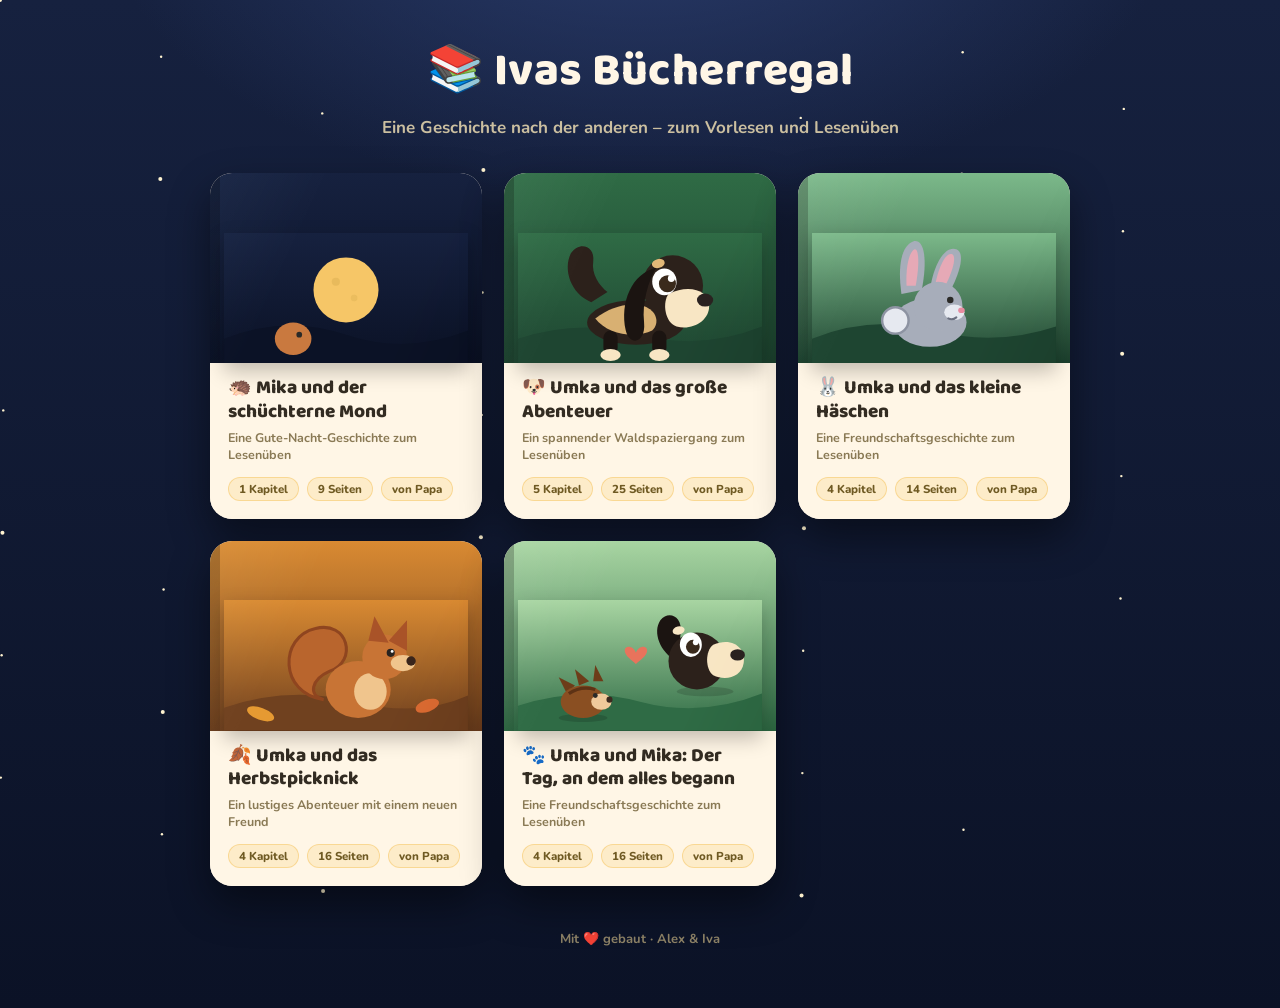
<file: index.html>
<!DOCTYPE html>
<html lang="de">
<head>
<meta charset="UTF-8">
<meta name="viewport" content="width=device-width, initial-scale=1.0, maximum-scale=1">
<title>Ivas Bücherregal</title>
<link rel="preconnect" href="https://fonts.googleapis.com">
<link rel="preconnect" href="https://fonts.gstatic.com" crossorigin>
<link href="https://fonts.googleapis.com/css2?family=Baloo+2:wght@500;600;700;800&family=Nunito:wght@600;700;800&family=Noto+Color+Emoji&display=swap" rel="stylesheet">
<style>
  :root{
    --ink:#332c22;
    --cream:#fff6e6;
    --cream-dark:#f3e6c9;
    --night-top:#16213f;
    --night-bot:#0b1226;
    --gold:#f6c667;
    --coral:#e8735c;
  }
  *{box-sizing:border-box;}
  html,body{min-height:100%;}
  body{
    margin:0;
    background:
      radial-gradient(ellipse 900px 500px at 50% -10%, #2a3c6c 0%, transparent 60%),
      linear-gradient(180deg, var(--night-top), var(--night-bot));
    font-family:'Nunito', 'Noto Color Emoji', sans-serif;
    color:var(--cream);
    padding:34px 18px 60px;
  }
  .stars{position:fixed;inset:0;pointer-events:none;z-index:0;}
  .star{animation:tw 3.2s ease-in-out infinite;}
  @keyframes tw{0%,100%{opacity:.3;}50%{opacity:1;}}
  .wrap{position:relative;z-index:1;max-width:860px;margin:0 auto;}
  header{ text-align:center; margin-bottom:34px;}
  header h1{
    font-family:'Baloo 2','Noto Color Emoji',sans-serif;
    font-weight:800;
    font-size:clamp(30px,7vw,46px);
    margin:0 0 8px;
    letter-spacing:.5px;
  }
  header p{
    font-weight:700;
    font-size:clamp(14px,3.4vw,17px);
    color:#cbbfa0;
    margin:0;
  }
  .shelf{
    display:grid;
    grid-template-columns:repeat(auto-fit, minmax(210px, 1fr));
    gap:22px;
  }
  .bookcard{
    position:relative;
    border-radius:22px;
    overflow:hidden;
    text-decoration:none;
    color:inherit;
    background:var(--cream);
    box-shadow:0 18px 40px rgba(0,0,0,.45);
    transition:transform .15s ease, box-shadow .15s ease;
    display:flex;
    flex-direction:column;
  }
  .bookcard:hover{transform:translateY(-5px) rotate(-.6deg); box-shadow:0 26px 52px rgba(0,0,0,.55);}
  .bookcard:active{transform:scale(.98);}
  .cover{
    height:190px;
    display:flex;
    align-items:flex-end;
    justify-content:center;
    padding:0 14px;
    position:relative;
  }
  .cover svg{
    width:100%;height:auto;display:block;max-height:158px;
    filter:drop-shadow(0 8px 10px rgba(0,0,0,.24));
    transition:transform .2s ease;
  }
  .bookcard:hover .cover svg{transform:scale(1.035);}
  .cover:after{
    content:"";position:absolute;inset:0;pointer-events:none;
    background:linear-gradient(115deg,rgba(255,255,255,.16),transparent 34%,transparent 72%,rgba(0,0,0,.12));
    mix-blend-mode:soft-light;
  }
  .spine{
    position:absolute;left:0;top:0;bottom:0;width:10px;
    background:linear-gradient(180deg, rgba(0,0,0,.25), rgba(0,0,0,.08));
  }
  .badge{
    position:absolute;top:12px;right:12px;
    font-weight:800;font-size:12px;
    background:var(--coral);color:#fff8ee;
    padding:4px 10px;border-radius:999px;
    box-shadow:0 4px 10px rgba(200,88,67,.4);
  }
  .body{
    padding:14px 18px 18px;
    background:var(--cream);
    color:var(--ink);
    flex:1;
    display:flex;flex-direction:column;gap:4px;
  }
  .body h2{
    font-family:'Baloo 2','Noto Color Emoji',sans-serif;
    font-weight:800;
    font-size:19px;
    line-height:1.25;
    margin:0;
  }
  .body .sub{font-weight:700;font-size:12.5px;color:#8a7a55;margin:0;}
  .body .meta{
    margin-top:auto;
    padding-top:10px;
    display:flex;gap:8px;flex-wrap:wrap;
  }
  .chip{
    font-weight:800;font-size:11.5px;
    background:rgba(246,198,103,.22);
    border:1px solid rgba(246,198,103,.55);
    color:#6f5a23;
    padding:3px 10px;border-radius:999px;
  }
  footer{
    text-align:center;margin-top:44px;
    font-weight:700;font-size:13px;color:#8d8266;
  }
</style>
</head>
<body>
<div class="stars" id="stars"></div>
<div class="wrap">
  <header>
    <h1>📚 Ivas Bücherregal</h1>
    <p>Eine Geschichte nach der anderen – zum Vorlesen und Lesenüben</p>
  </header>
  <div class="shelf" id="shelf"></div>
  <footer>Mit ❤️ gebaut · Alex &amp; Iva</footer>
</div>

<script src="assets/books.js"></script>
<script>
/* Sternenhimmel */
(function(){
  const el = document.getElementById('stars');
  const n = 40;
  let html = '';
  for(let i=0;i<n;i++){
    const x = (i*137.508)%100;
    const y = (i*73.3)%100;
    const r = (i%3===0)?2:1.2;
    const d = (i%6)*0.5;
    html += `<circle class="star" cx="${x}%" cy="${y}%" r="${r}" fill="#fff3d0" style="animation-delay:${d}s"/>`;
  }
  el.innerHTML = `<svg width="100%" height="100%">${html}</svg>`;
})();

/* Mini-Cover pro Buch */
function miniCover(art, accent, palette, uid){
  const bg = `url(#g)`;
  let scene = '';
  if(art==='moon'){
    scene = `
      <circle cx="60" cy="28" r="16" fill="${accent}"/>
      <circle cx="55" cy="24" r="2" fill="#e0b355" opacity=".6"/>
      <circle cx="64" cy="32" r="1.6" fill="#e0b355" opacity=".5"/>
      <path d="M0,52 Q30,40 60,50 T120,48 V64 H0 Z" fill="${palette[1]}"/>
      <ellipse cx="34" cy="52" rx="9" ry="8" fill="#c9793f"/>
      <circle cx="37" cy="50" r="1.4" fill="#2b2a28"/>`;
  } else if(art==='dog'){
    scene = `
      <path d="M0,52 Q30,42 60,50 T120,46 V64 H0 Z" fill="${palette[1]}"/>
      <ellipse cx="58" cy="44" rx="24" ry="11" fill="#2c211b"/>
      <rect x="42" y="48" width="7" height="12" rx="3.5" fill="#1b1411"/>
      <rect x="66" y="48" width="7" height="12" rx="3.5" fill="#1b1411"/>
      <ellipse cx="45.5" cy="60" rx="5" ry="3" fill="#f8e6c4"/>
      <ellipse cx="69.5" cy="60" rx="5" ry="3" fill="#f8e6c4"/>
      <path d="M36,34 C26,30 22,18 26,10 C30,4 38,6 37,14 C36,20 40,26 44,29 Z" fill="#2c211b"/>
      <path d="M38,42 C46,36 54,34 62,36 C68,38 70,44 66,48 C58,52 44,50 38,42 Z" fill="#e2b878" opacity=".95"/>
      <circle cx="76" cy="26" r="15" fill="#2c211b"/>
      <path d="M68,17 C56,20 50,34 53,48 C55,56 63,54 62,44 C61,34 64,24 68,17 Z" fill="#1b1411"/>
      <path d="M74,30 C84,25 94,28 94,36 C94,43 86,48 78,46 C72,44 71,34 74,30 Z" fill="#f8e6c4"/>
      <ellipse cx="92" cy="33" rx="4" ry="3.2" fill="#2a2220"/>
      <ellipse cx="72" cy="24" rx="6" ry="6.6" fill="#ffffff"/>
      <circle cx="73.5" cy="25" r="4.2" fill="#3a2a1c"/>
      <circle cx="75.4" cy="22.4" r="1.7" fill="#ffffff"/>
      <ellipse cx="69" cy="15" rx="3.2" ry="2.2" fill="#e2b878" transform="rotate(-14 69 15)"/>`;
  } else if(art==='rabbit'){
    scene = `
      <path d="M0,52 Q30,40 60,48 T120,46 V64 H0 Z" fill="${palette[1]}"/>
      <path d="M44,30 C42,16 44,6 50,4 C55,3 57,12 54,28 Z" fill="#a7adba"/>
      <path d="M46.5,26 C46,16 48,9 50.5,8 C52.5,7.5 53,15 51,26 Z" fill="#e6a9b6"/>
      <path d="M58,28 C60,14 66,6 71,8 C76,10 72,22 66,32 Z" fill="#a7adba"/>
      <path d="M60.5,26 C62.5,15 66.5,9 69,10.5 C71.5,12 68.5,21 64,29 Z" fill="#e6a9b6"/>
      <ellipse cx="58" cy="44" rx="18" ry="12" fill="#a7adba"/>
      <circle cx="41" cy="43" r="6.5" fill="#e6e9f0" stroke="#8d93a2" stroke-width="1.2"/>
      <circle cx="62" cy="36" r="12" fill="#a7adba"/>
      <ellipse cx="70" cy="39" rx="5" ry="3.8" fill="#e6e9f0"/>
      <ellipse cx="73.5" cy="38" rx="1.6" ry="1.4" fill="#e88ba0"/>
      <circle cx="68" cy="33" r="1.6" fill="#2b2a28"/>
      <path d="M71,41.5 q-2,1.6 -4,.5" stroke="#6b7080" stroke-width="1" fill="none" stroke-linecap="round"/>`;
  } else if(art==='squirrel'){
    scene = `
      <path d="M0,53 Q32,42 64,50 T120,47 V64 H0 Z" fill="#70411f"/>
      <ellipse cx="18" cy="56" rx="7" ry="3" fill="#e69a32" transform="rotate(20 18 56)"/>
      <ellipse cx="100" cy="52" rx="6" ry="3" fill="#d96b32" transform="rotate(-20 100 52)"/>
      <path d="M49,49 C27,46 27,18 45,14 C61,10 66,30 52,35 C43,39 41,47 49,49 Z" fill="#b9652d" stroke="#8f451f" stroke-width="1.5"/>
      <ellipse cx="66" cy="44" rx="16" ry="14" fill="#c87435"/>
      <ellipse cx="72" cy="45" rx="8" ry="9" fill="#f0c58d"/>
      <circle cx="79" cy="28" r="11" fill="#c87435"/>
      <path d="M71,20 L74,8 L81,21 Z M81,20 L90,10 L90,25 Z" fill="#a95328"/>
      <ellipse cx="88" cy="31" rx="6" ry="4" fill="#f0c58d"/>
      <circle cx="92" cy="30" r="2.3" fill="#39251b"/>
      <circle cx="82" cy="26" r="2" fill="#282320"/><circle cx="82.7" cy="25.3" r=".7" fill="#fff"/>`;
  } else if(art==='friends'){
    scene = `
      <path d="M0,52 Q30,42 60,50 T120,46 V64 H0 Z" fill="${palette[1]}"/>
      <ellipse cx="32" cy="58" rx="12" ry="2" fill="rgba(0,0,0,.15)"/>
      <polygon points="24,46 20,38 28,42" fill="#6d3c19"/>
      <polygon points="30,42 28,34 35,40" fill="#6d3c19"/>
      <polygon points="37,40 38,32 42,40" fill="#6d3c19"/>
      <ellipse cx="32" cy="50" rx="11" ry="8" fill="#8a4f22"/>
      <path d="M25,46 q6,-4 13,-2" stroke="#5d3215" stroke-width="1.6" fill="none"/>
      <ellipse cx="41" cy="50" rx="5" ry="4" fill="#f0c99b"/>
      <circle cx="45" cy="49" r="1.5" fill="#3b2a20"/>
      <circle cx="38" cy="47" r="1.2" fill="#2b2a28"/>
      <ellipse cx="92" cy="45" rx="14" ry="2.4" fill="rgba(0,0,0,.15)"/>
      <path d="M78,30 C70,26 66,16 70,10 C74,5 81,8 80,16 C79,22 82,27 84,29 Z" fill="#1b1411"/>
      <circle cx="88" cy="30" r="14" fill="#2c211b"/>
      <path d="M96,22 C106,18 112,24 111,31 C110,38 102,40 96,37 C92,34 92,25 96,22 Z" fill="#f8e6c4"/>
      <ellipse cx="108" cy="27" rx="3.6" ry="2.8" fill="#2a2220"/>
      <ellipse cx="85" cy="22" rx="5.4" ry="6" fill="#ffffff"/>
      <circle cx="86" cy="23" r="3.4" fill="#3a2a1c"/>
      <circle cx="87.4" cy="20.8" r="1.4" fill="#ffffff"/>
      <ellipse cx="79" cy="15" rx="3" ry="2" fill="#f8e6c4" transform="rotate(-14 79 15)"/>
      <path d="M58,26 C57,22.5 52.5,22 52.5,24.8 C52.5,27.5 56,29.5 58,31.5 C60,29.5 63.5,27.5 63.5,24.8 C63.5,22 59,22.5 58,26 Z" fill="#e8735c"/>`;
  } else {
    scene = `
      <rect x="38" y="20" width="44" height="40" rx="5" fill="${accent}"/>
      <rect x="42" y="20" width="6" height="40" fill="rgba(0,0,0,.18)"/>
      <rect x="54" y="30" width="24" height="4" rx="2" fill="rgba(255,255,255,.7)"/>
      <rect x="54" y="40" width="20" height="4" rx="2" fill="rgba(255,255,255,.5)"/>
      <rect x="54" y="50" width="24" height="4" rx="2" fill="rgba(255,255,255,.35)"/>`;
  }
  const gid = 'g-' + (uid || 'x');
  return `<svg viewBox="0 0 120 64" xmlns="http://www.w3.org/2000/svg" aria-hidden="true" focusable="false">
    <defs><linearGradient id="${gid}" x1="0" y1="0" x2="0" y2="1">
      <stop offset="0%" stop-color="${palette[0]}"/><stop offset="100%" stop-color="${palette[1]}"/>
    </linearGradient></defs>
    <rect width="120" height="64" fill="url(#${gid})"/>
    ${scene}
  </svg>`;
}

(function(){
  const shelf = document.getElementById('shelf');
  const books = window.BOOKS || [];
  shelf.innerHTML = books.map(b=>`
    <a class="bookcard" href="books/${b.slug}/index.html">
      ${b.isNew ? '<div class="badge">bald</div>' : ''}
      <div class="cover" style="background:linear-gradient(180deg, ${b.palette[0]}, ${b.palette[1]})">
        <div class="spine"></div>
        ${miniCover(b.art, b.accent, b.palette, b.slug)}
      </div>
      <div class="body">
        <h2>${b.emoji} ${b.title}</h2>
        <p class="sub">${b.subtitle}</p>
        <div class="meta">
          ${b.chapters ? `<span class="chip">${b.chapters} Kapitel</span>` : ''}
          ${b.pages ? `<span class="chip">${b.pages} Seiten</span>` : ''}
          <span class="chip">${b.author}</span>
        </div>
      </div>
    </a>
  `).join('');
})();
</script>
</body>
</html>
</file>
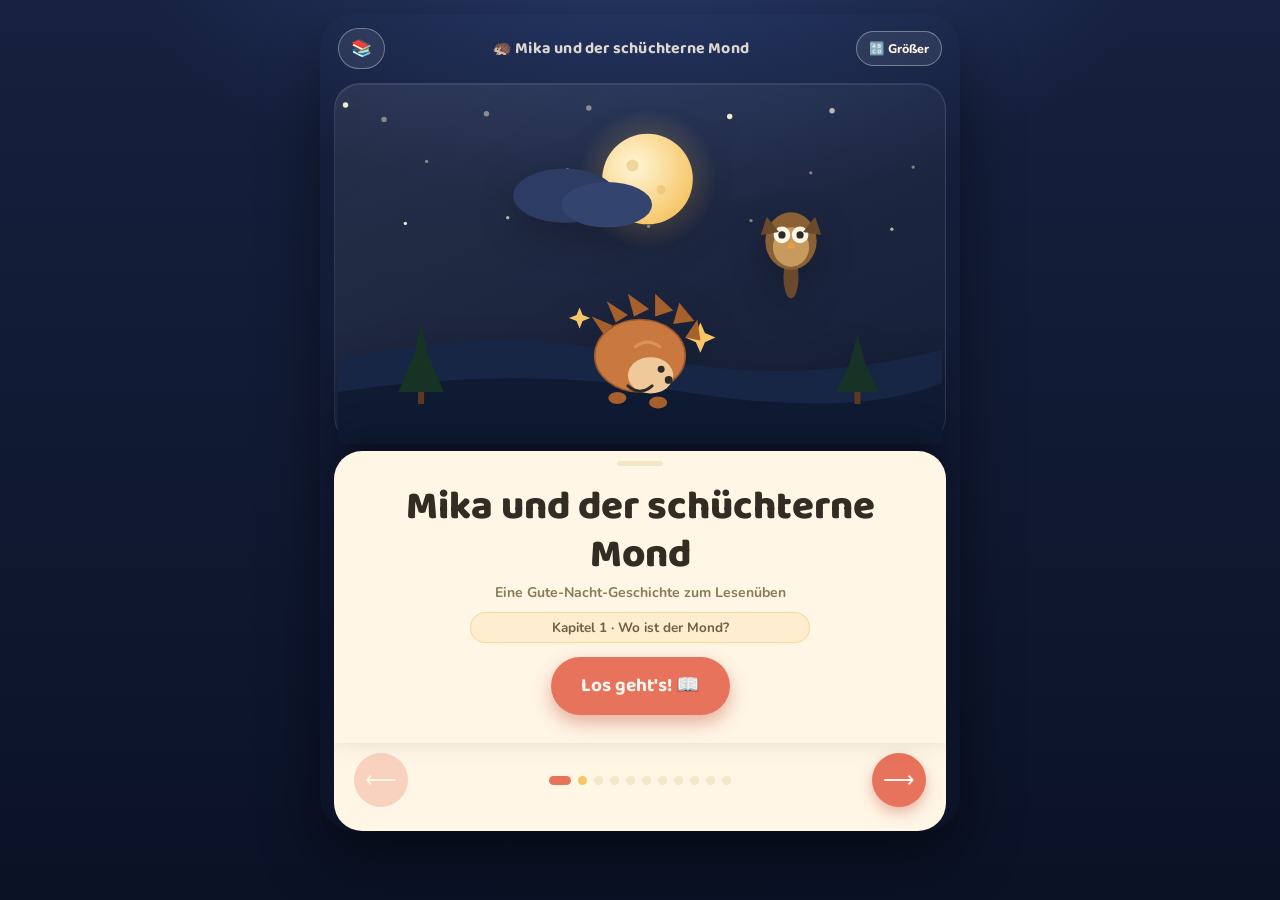
<file: books/mika-mond/index.html>
<!DOCTYPE html>
<html lang="de">
<head>
<meta charset="UTF-8">
<meta name="viewport" content="width=device-width, initial-scale=1.0, maximum-scale=1">
<title>Mika und der schüchterne Mond</title>
<link rel="preconnect" href="https://fonts.googleapis.com">
<link rel="preconnect" href="https://fonts.gstatic.com" crossorigin>
<link href="https://fonts.googleapis.com/css2?family=Baloo+2:wght@500;600;700;800&family=Nunito:wght@600;700;800&display=swap" rel="stylesheet">
<link rel="stylesheet" href="../../assets/reader.css">
</head>
<body>

<div class="book" id="book">
  <div class="topbar">
    <a class="home-link" href="../../index.html" aria-label="Zurück zum Bücherregal">📚</a>
    <h1>🦔 Mika und der schüchterne Mond</h1>
    <button class="toolbtn" id="fontBtn">🔠 Größer</button>
  </div>

  <div class="stage" id="stage"></div>

  <div class="card" id="card">
    <div class="pagenum" id="pagenum"></div>
    <div class="story-text" id="storyText"></div>
  </div>

  <div class="nav">
    <button class="navbtn" id="prevBtn" aria-label="Zurück">⟵</button>
    <div class="dots" id="dots"></div>
    <button class="navbtn" id="nextBtn" aria-label="Weiter">⟶</button>
  </div>
</div>

<script src="../../assets/reader.js"></script>
<script src="story.js"></script>
</body>
</html>
</file>
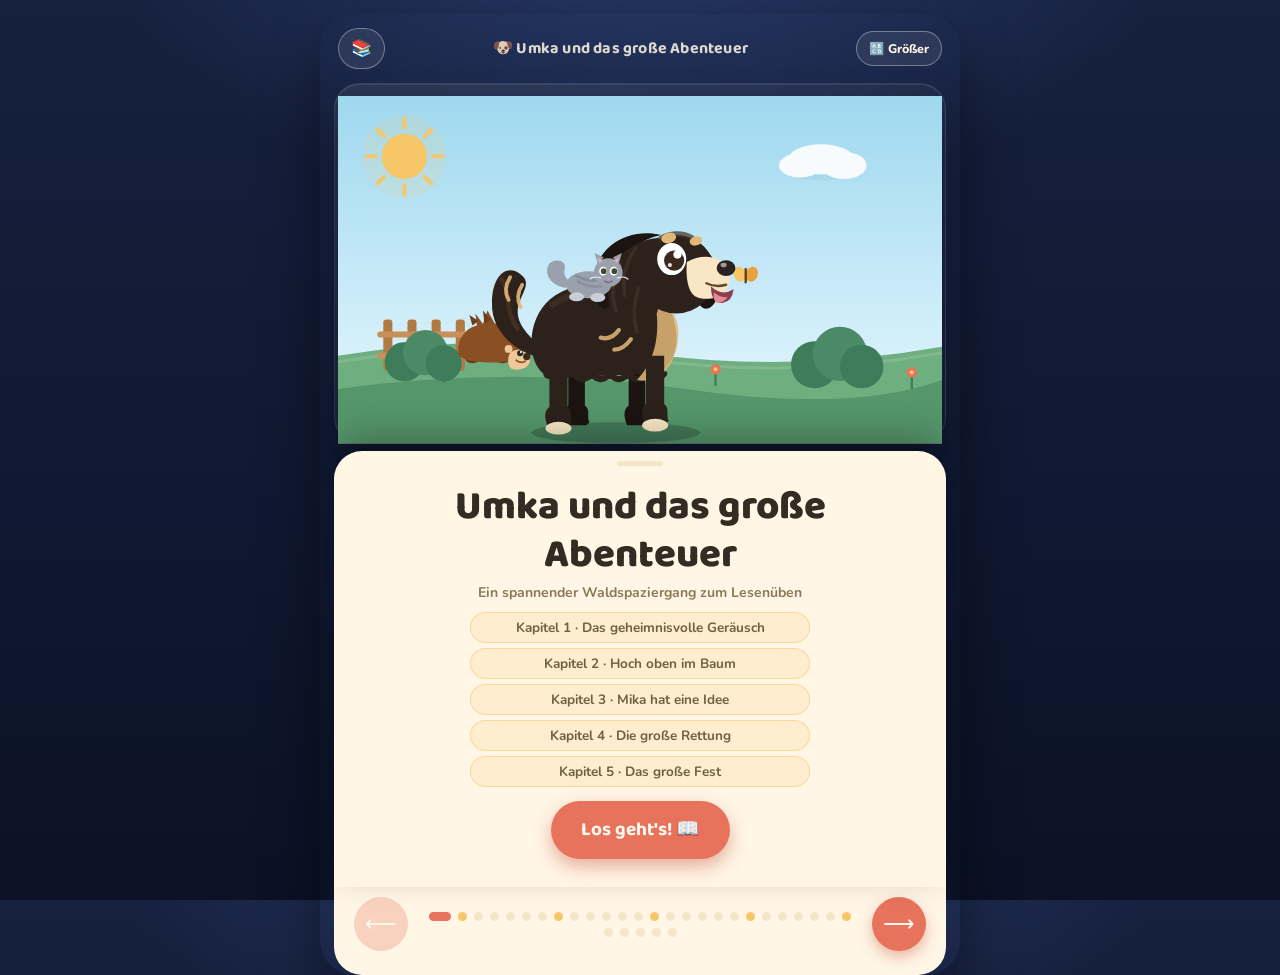
<file: books/umka-abenteuer/index.html>
<!DOCTYPE html>
<html lang="de">
<head>
<meta charset="UTF-8">
<meta name="viewport" content="width=device-width, initial-scale=1.0, maximum-scale=1">
<title>Umka und das große Abenteuer</title>
<link rel="preconnect" href="https://fonts.googleapis.com">
<link rel="preconnect" href="https://fonts.gstatic.com" crossorigin>
<link href="https://fonts.googleapis.com/css2?family=Baloo+2:wght@500;600;700;800&family=Nunito:wght@600;700;800&family=Noto+Color+Emoji&display=swap" rel="stylesheet">
<link rel="stylesheet" href="../../assets/reader.css">
</head>
<body>

<div class="book" id="book">
  <div class="topbar">
    <a class="home-link" href="../../index.html" aria-label="Zurück zum Bücherregal">📚</a>
    <h1>🐶 Umka und das große Abenteuer</h1>
    <button class="toolbtn" id="fontBtn">🔠 Größer</button>
  </div>

  <div class="stage" id="stage"></div>

  <div class="card" id="card">
    <div class="pagenum" id="pagenum"></div>
    <div class="story-text" id="storyText"></div>
  </div>

  <div class="nav">
    <button class="navbtn" id="prevBtn" aria-label="Zurück">⟵</button>
    <div class="dots" id="dots"></div>
    <button class="navbtn" id="nextBtn" aria-label="Weiter">⟶</button>
  </div>
</div>

<script src="../../assets/reader.js"></script>
<script src="story.js"></script>
</body>
</html>
</file>
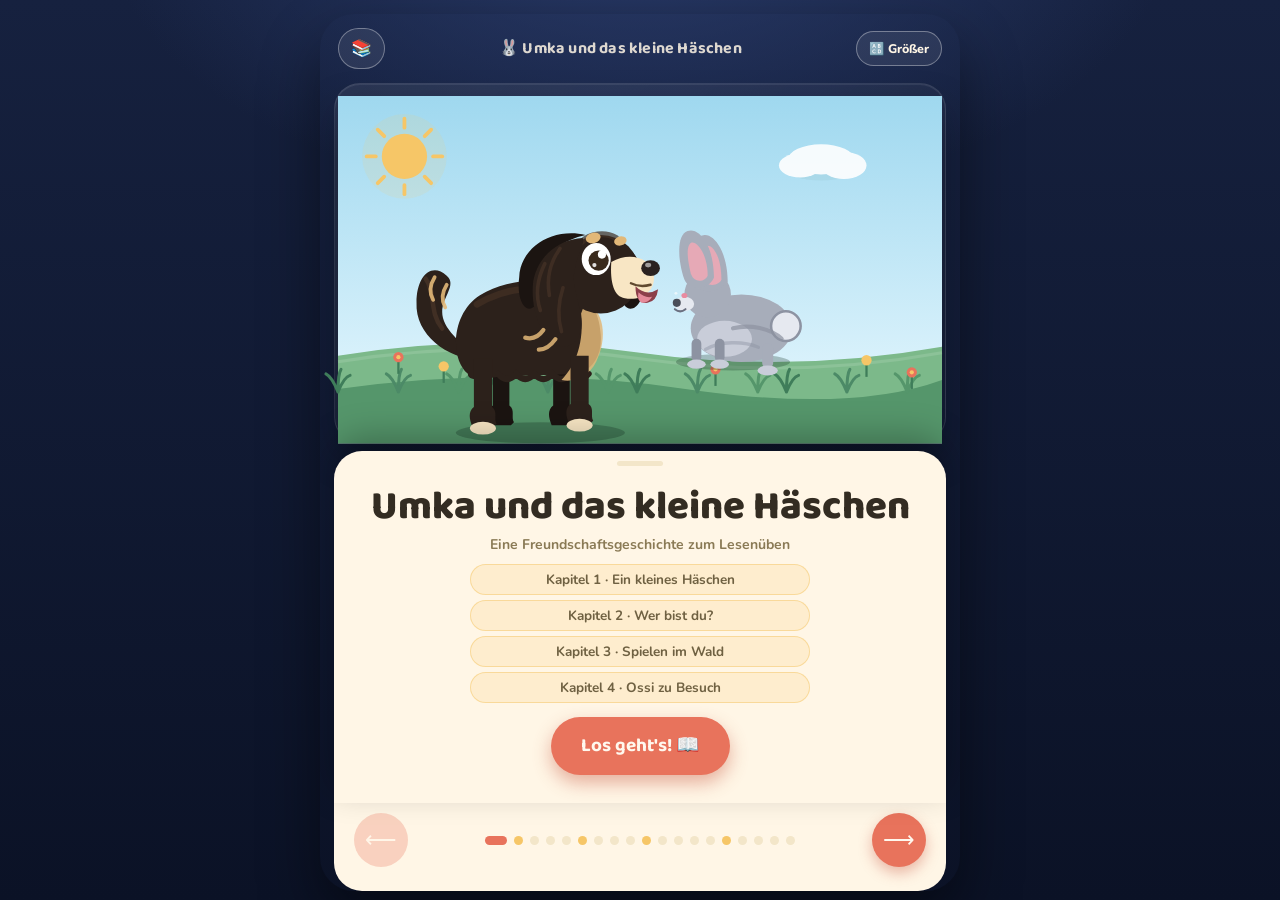
<file: books/umka-haessen/index.html>
<!DOCTYPE html>
<html lang="de">
<head>
<meta charset="UTF-8">
<meta name="viewport" content="width=device-width, initial-scale=1.0, maximum-scale=1">
<title>Umka und das kleine Häschen</title>
<link rel="preconnect" href="https://fonts.googleapis.com">
<link rel="preconnect" href="https://fonts.gstatic.com" crossorigin>
<link href="https://fonts.googleapis.com/css2?family=Baloo+2:wght@500;600;700;800&family=Nunito:wght@600;700;800&family=Noto+Color+Emoji&display=swap" rel="stylesheet">
<link rel="stylesheet" href="../../assets/reader.css">
</head>
<body>

<div class="book" id="book">
  <div class="topbar">
    <a class="home-link" href="../../index.html" aria-label="Zurück zum Bücherregal">📚</a>
    <h1>🐰 Umka und das kleine Häschen</h1>
    <button class="toolbtn" id="fontBtn">🔠 Größer</button>
  </div>

  <div class="stage" id="stage"></div>

  <div class="card" id="card">
    <div class="pagenum" id="pagenum"></div>
    <div class="story-text" id="storyText"></div>
  </div>

  <div class="nav">
    <button class="navbtn" id="prevBtn" aria-label="Zurück">⟵</button>
    <div class="dots" id="dots"></div>
    <button class="navbtn" id="nextBtn" aria-label="Weiter">⟶</button>
  </div>
</div>

<script src="../../assets/reader.js"></script>
<script src="story.js"></script>
</body>
</html>
</file>
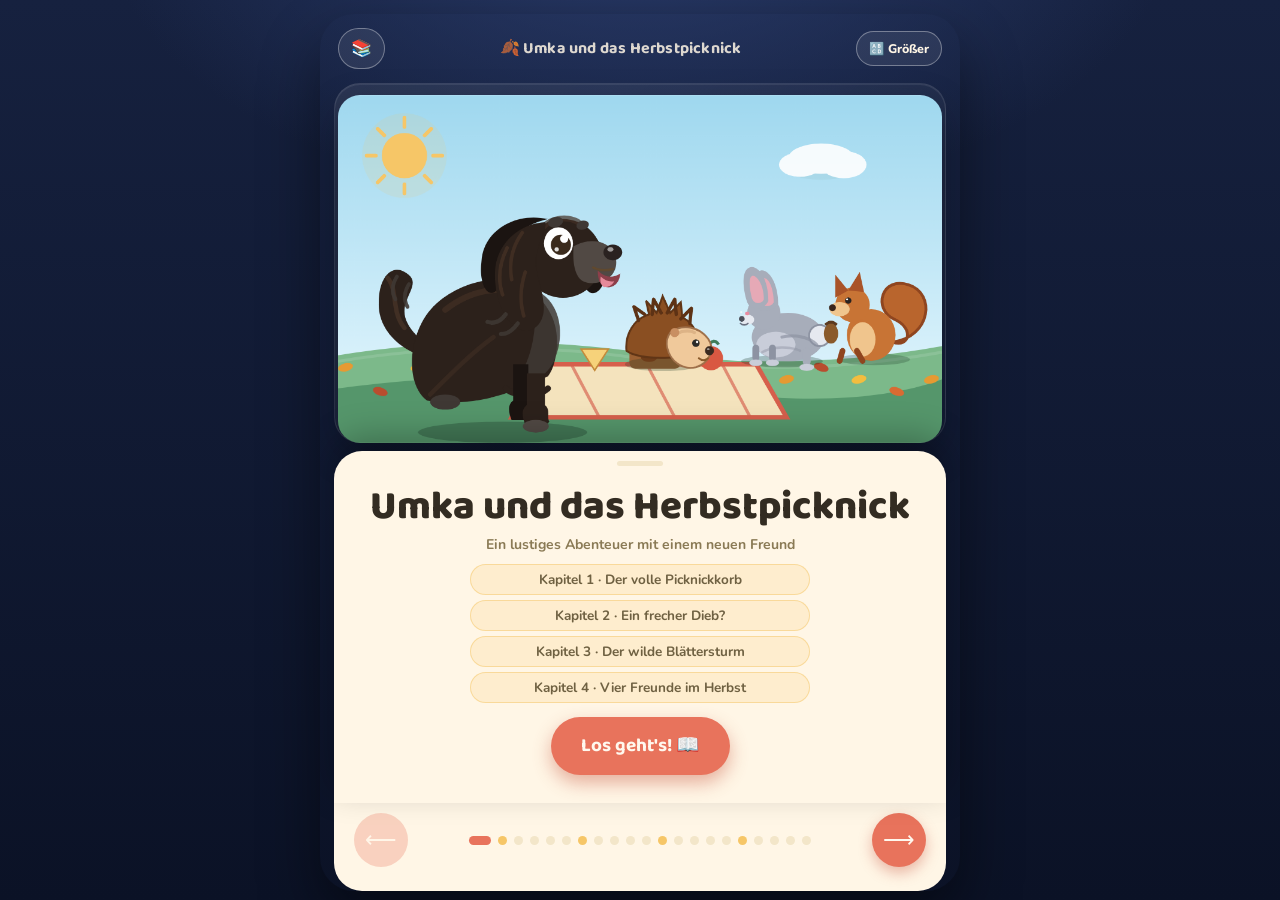
<file: books/umka-herbstpicknick/index.html>
<!DOCTYPE html>
<html lang="de">
<head>
<meta charset="UTF-8">
<meta name="viewport" content="width=device-width, initial-scale=1.0, maximum-scale=1">
<title>Umka und das Herbstpicknick</title>
<link rel="preconnect" href="https://fonts.googleapis.com">
<link rel="preconnect" href="https://fonts.gstatic.com" crossorigin>
<link href="https://fonts.googleapis.com/css2?family=Baloo+2:wght@500;600;700;800&family=Nunito:wght@600;700;800&family=Noto+Color+Emoji&display=swap" rel="stylesheet">
<link rel="stylesheet" href="../../assets/reader.css">
</head>
<body>

<div class="book" id="book">
  <div class="topbar">
    <a class="home-link" href="../../index.html" aria-label="Zurück zum Bücherregal">📚</a>
    <h1>🍂 Umka und das Herbstpicknick</h1>
    <button class="toolbtn" id="fontBtn">🔠 Größer</button>
  </div>

  <div class="stage" id="stage"></div>

  <div class="card" id="card">
    <div class="pagenum" id="pagenum"></div>
    <div class="story-text" id="storyText"></div>
  </div>

  <div class="nav">
    <button class="navbtn" id="prevBtn" aria-label="Zurück">⟵</button>
    <div class="dots" id="dots"></div>
    <button class="navbtn" id="nextBtn" aria-label="Weiter">⟶</button>
  </div>
</div>

<script src="../../assets/reader.js"></script>
<script src="story.js"></script>
<script src="images.js"></script>
</body>
</html>
</file>
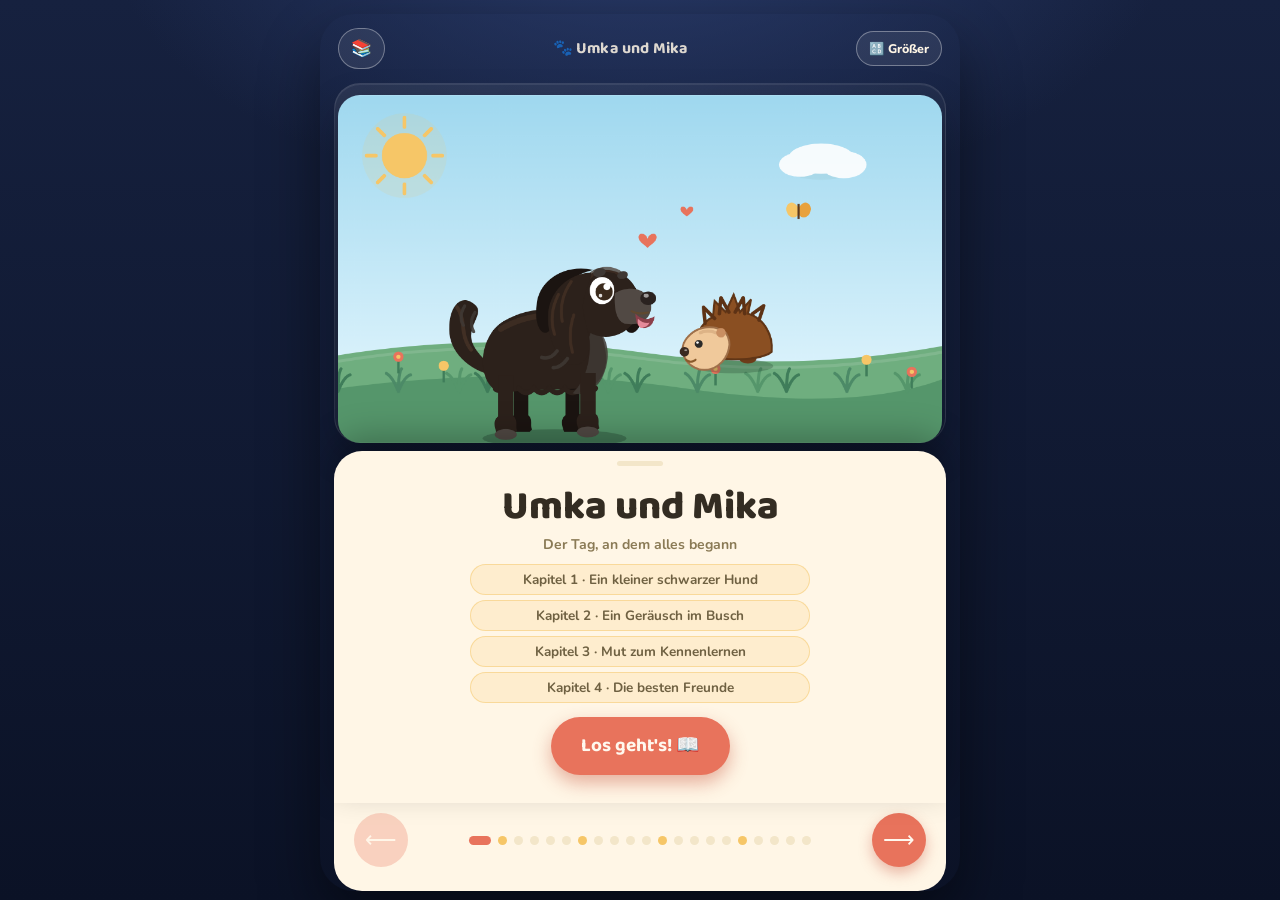
<file: books/umka-mika/index.html>
<!DOCTYPE html>
<html lang="de">
<head>
<meta charset="UTF-8">
<meta name="viewport" content="width=device-width, initial-scale=1.0, maximum-scale=1">
<title>Umka und Mika: Der Tag, an dem alles begann</title>
<link rel="preconnect" href="https://fonts.googleapis.com">
<link rel="preconnect" href="https://fonts.gstatic.com" crossorigin>
<link href="https://fonts.googleapis.com/css2?family=Baloo+2:wght@500;600;700;800&family=Nunito:wght@600;700;800&family=Noto+Color+Emoji&display=swap" rel="stylesheet">
<link rel="stylesheet" href="../../assets/reader.css">
</head>
<body>

<div class="book" id="book">
  <div class="topbar">
    <a class="home-link" href="../../index.html" aria-label="Zurück zum Bücherregal">📚</a>
    <h1>🐾 Umka und Mika: Der Tag, an dem alles begann</h1>
    <button class="toolbtn" id="fontBtn">🔠 Größer</button>
  </div>

  <div class="stage" id="stage"></div>

  <div class="card" id="card">
    <div class="pagenum" id="pagenum"></div>
    <div class="story-text" id="storyText"></div>
  </div>

  <div class="nav">
    <button class="navbtn" id="prevBtn" aria-label="Zurück">⟵</button>
    <div class="dots" id="dots"></div>
    <button class="navbtn" id="nextBtn" aria-label="Weiter">⟶</button>
  </div>
</div>

<script src="../../assets/reader.js"></script>
<script src="story.js"></script>
<script src="images.js"></script>
</body>
</html>
</file>
<file: assets/reader.css>
/* ---------- Reader-Layout (geteilt über alle Bücher) ---------- */
:root{
  --ink:#332c22;
  --cream:#fff6e6;
  --cream-dark:#f3e6c9;
  --night-top:#16213f;
  --night-bot:#0b1226;
  --gold:#f6c667;
  --coral:#e8735c;
  --coral-dark:#c85843;
  --moss:#5f9c78;
}
*{box-sizing:border-box;}
html,body{height:100%;}
body{
  margin:0;
  min-height:100vh;
  background:
    radial-gradient(ellipse 900px 500px at 50% -10%, #2a3c6c 0%, transparent 60%),
    linear-gradient(180deg, var(--night-top), var(--night-bot));
  font-family:'Nunito','Noto Color Emoji', sans-serif;
  display:flex;
  align-items:flex-start;
  justify-content:center;
  padding:14px;
  overflow-x:hidden;
}
.book{
  width:100%;
  max-width:640px;
  display:flex;
  flex-direction:column;
  min-height:0;
  border-radius:34px;
  overflow:hidden;
  box-shadow:0 30px 60px rgba(0,0,0,.45);
}
.topbar{
  display:flex;
  align-items:center;
  justify-content:space-between;
  gap:10px;
  padding:14px 18px;
  color:var(--cream);
}
.home-link{
  flex-shrink:0;
  font-size:17px;
  text-decoration:none;
  border:1.5px solid rgba(255,255,255,.35);
  background:rgba(255,255,255,.08);
  padding:8px 12px;
  border-radius:999px;
  transition:background .15s ease, transform .1s ease;
}
.home-link:hover{background:rgba(255,255,255,.18);}
.home-link:active{transform:scale(.95);}
.topbar h1{
  font-family:'Baloo 2','Noto Color Emoji', sans-serif;
  font-size:16px;
  font-weight:700;
  margin:0;
  opacity:.85;
  letter-spacing:.2px;
}
.toolbtn{
  font-family:'Nunito','Noto Color Emoji',sans-serif;
  font-weight:800;
  font-size:12.5px;
  border:1.5px solid rgba(255,255,255,.35);
  background:rgba(255,255,255,.08);
  color:var(--cream);
  padding:8px 12px;
  border-radius:999px;
  cursor:pointer;
  display:flex;
  align-items:center;
  gap:6px;
  transition:background .15s ease, transform .1s ease;
  white-space:nowrap;
  flex-shrink:0;
}
.toolbtn:hover{background:rgba(255,255,255,.18);}
.toolbtn:active{transform:scale(.95);}
.toolbtn.on{background:var(--gold);color:#3a2c10;border-color:var(--gold);}

.stage{
  flex:0 0 auto;
  aspect-ratio:400 / 230;
  min-height:0;
  display:flex;
  align-items:flex-end;
  justify-content:center;
  padding:0 18px 8px;
  position:relative;
  isolation:isolate;
}
.stage:before{
  content:"";
  position:absolute;
  inset:0 14px 8px;
  border-radius:26px;
  background:linear-gradient(145deg,rgba(255,255,255,.08),rgba(255,255,255,.015));
  border:1px solid rgba(255,255,255,.1);
  box-shadow:inset 0 1px 0 rgba(255,255,255,.08);
  pointer-events:none;
  z-index:0;
}
.stage svg,
.stage img{
  width:100%;
  height:auto;
  max-height:100%;
  object-fit:contain;
  display:block;
  border-radius:22px;
  filter:drop-shadow(0 12px 18px rgba(0,0,0,.22));
  position:relative;
  z-index:1;
}
.stage svg{overflow:visible;}

.card{
  background:var(--cream);
  margin:0 14px;
  border-radius:28px 28px 0 0;
  padding:22px 26px 6px;
  position:relative;
  box-shadow:0 -14px 34px rgba(0,0,0,.28);
}
.card:before{
  content:"";
  position:absolute;
  top:10px;left:50%;transform:translateX(-50%);
  width:46px;height:5px;border-radius:4px;
  background:var(--cream-dark);
}
.story-text{
  font-family:'Baloo 2','Noto Color Emoji', sans-serif;
  font-weight:600;
  font-size:clamp(19px, 4.6vw, 26px);
  line-height:1.55;
  color:var(--ink);
  text-align:center;
  margin:16px 0 6px;
  min-height:3.6em;
  letter-spacing:.1px;
}
.chapter-title{
  font-family:'Baloo 2','Noto Color Emoji', sans-serif;
  font-weight:700;
  font-size:clamp(24px, 6vw, 34px);
  color:var(--ink);
  text-align:center;
  margin:20px 0 6px;
  min-height:3.6em;
  line-height:1.25;
}
.chapter-title .chlabel{
  font-family:'Nunito','Noto Color Emoji',sans-serif;
  font-weight:800;
  font-size:13px;
  letter-spacing:.12em;
  text-transform:uppercase;
  color:var(--coral);
  margin-bottom:6px;
}
.pagenum{
  text-align:center;
  font-family:'Nunito','Noto Color Emoji',sans-serif;
  font-weight:700;
  font-size:12px;
  color:#a89a78;
  letter-spacing:.5px;
  margin-bottom:2px;
}

.nav{
  background:var(--cream);
  margin:0 14px;
  border-radius:0 0 28px 28px;
  padding:10px 20px 24px;
  display:flex;
  align-items:center;
  justify-content:space-between;
  gap:14px;
}
.navbtn{
  width:54px;height:54px;flex-shrink:0;
  border-radius:50%;
  border:none;
  background:var(--coral);
  color:#fff8ee;
  font-size:22px;
  cursor:pointer;
  box-shadow:0 6px 14px rgba(200,88,67,.4);
  display:flex;align-items:center;justify-content:center;
  transition:transform .12s ease, opacity .2s ease;
}
.navbtn:active{transform:scale(.9);}
.navbtn:disabled{opacity:.28;cursor:default;box-shadow:none;}

.dots{display:flex;gap:7px;flex-wrap:wrap;justify-content:center;}
.dot{width:9px;height:9px;border-radius:50%;background:var(--cream-dark);cursor:pointer;transition:all .2s ease;}
.dot.chdot{background:var(--gold);}
.dot.active{background:var(--coral);width:22px;border-radius:6px;}

.cover-title{
  font-family:'Baloo 2','Noto Color Emoji', sans-serif;
  font-weight:800;
  font-size:clamp(28px,7vw,40px);
  color:var(--ink);
  text-align:center;
  margin:10px 0 4px;
  line-height:1.2;
}
.cover-sub{
  font-family:'Nunito','Noto Color Emoji', sans-serif;
  font-weight:700;
  font-size:14px;
  color:#8a7a55;
  text-align:center;
  margin:0 0 10px;
}
.chapters{
  margin:0 auto 14px;
  max-width:340px;
  display:flex;
  flex-direction:column;
  gap:5px;
}
.chrow{
  font-family:'Nunito','Noto Color Emoji',sans-serif;
  font-weight:700;
  font-size:13.5px;
  color:#6f6142;
  text-align:center;
  background:rgba(246,198,103,.18);
  border:1px solid rgba(246,198,103,.5);
  border-radius:999px;
  padding:5px 12px;
}
.startbtn{
  display:block;
  margin:6px auto 22px;
  font-family:'Baloo 2','Noto Color Emoji', sans-serif;
  font-weight:700;
  font-size:19px;
  color:#fff8ee;
  background:var(--coral);
  border:none;
  padding:14px 30px;
  border-radius:999px;
  cursor:pointer;
  box-shadow:0 8px 18px rgba(200,88,67,.45);
}
.startbtn:active{transform:scale(.96);}

.star{animation:tw 3.2s ease-in-out infinite;}
@keyframes tw{0%,100%{opacity:.3;}50%{opacity:1;}}

@media (max-width:420px){
  .card{padding:18px 18px 4px;}
  .nav{padding:8px 14px 20px;}
  .stage{padding-left:10px;padding-right:10px;}
  .stage:before{left:8px;right:8px;}
  .stage svg{border-radius:18px;}
}
</file>
